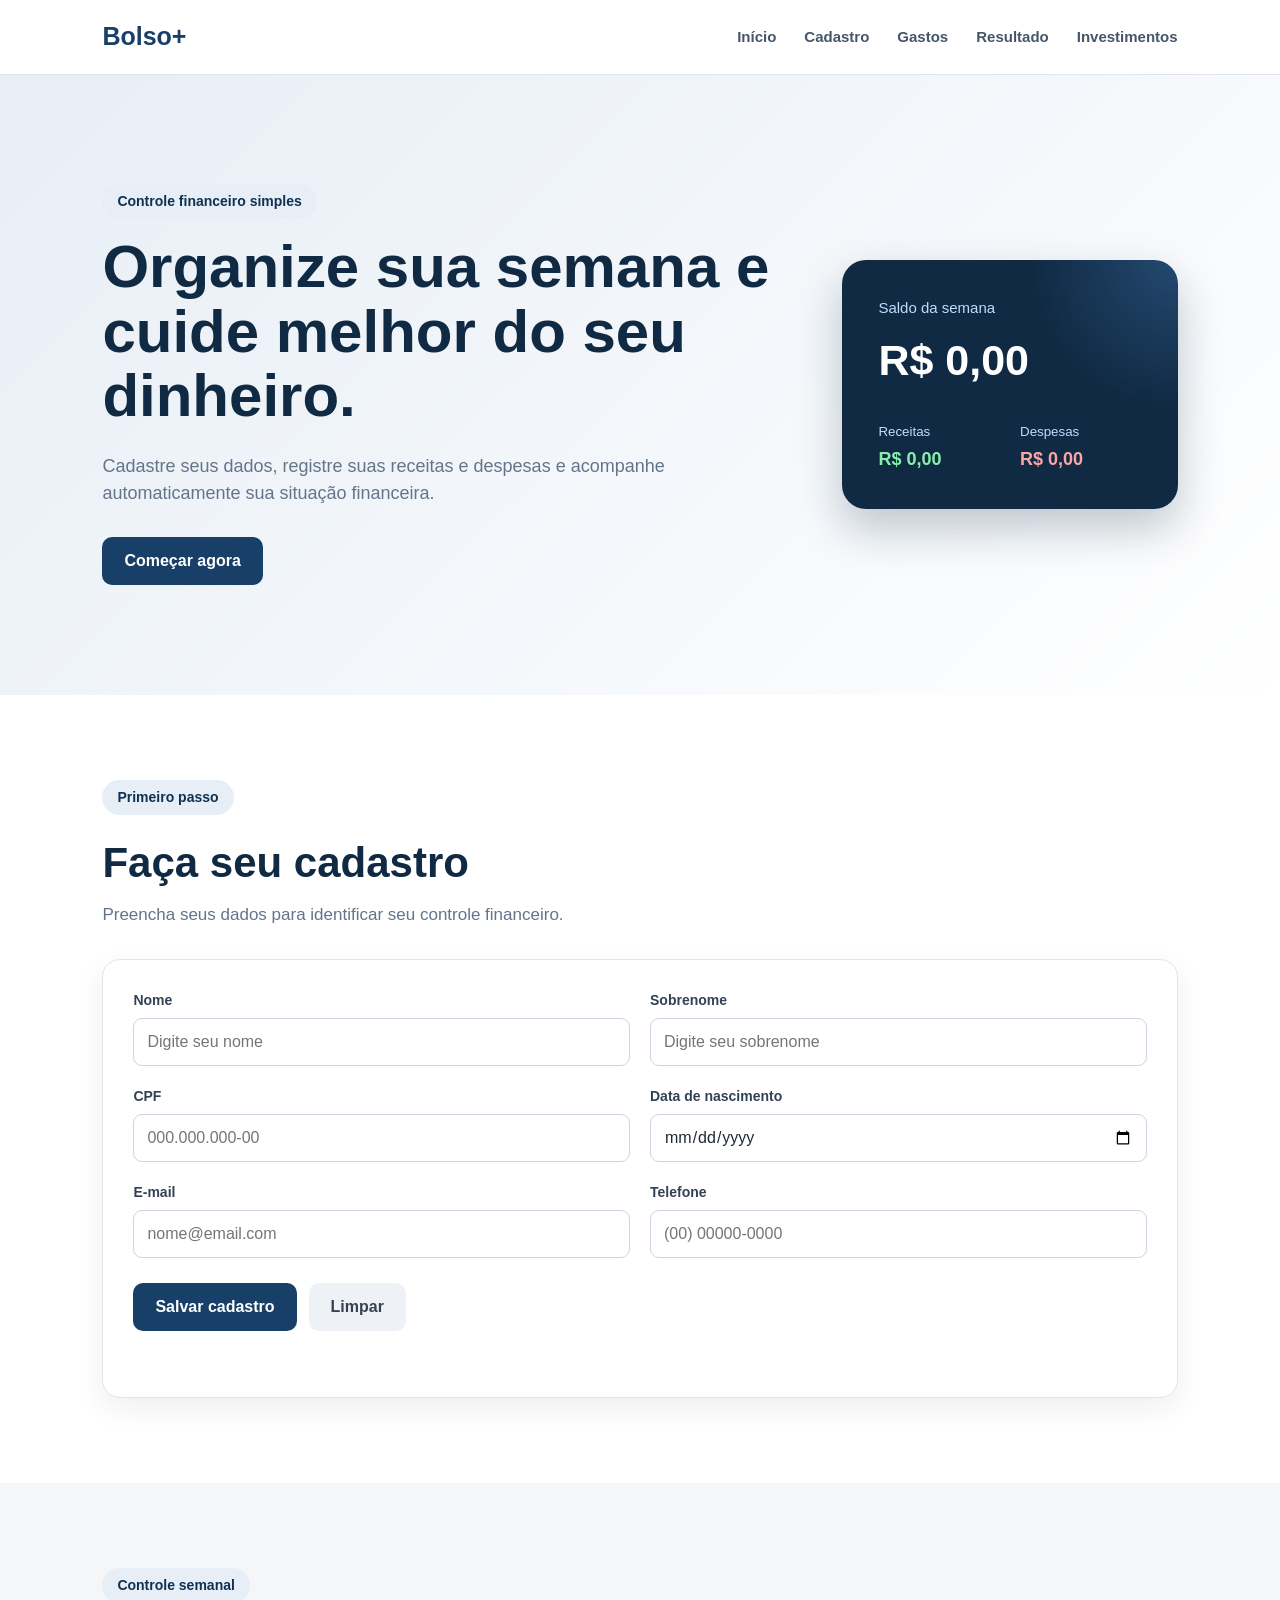
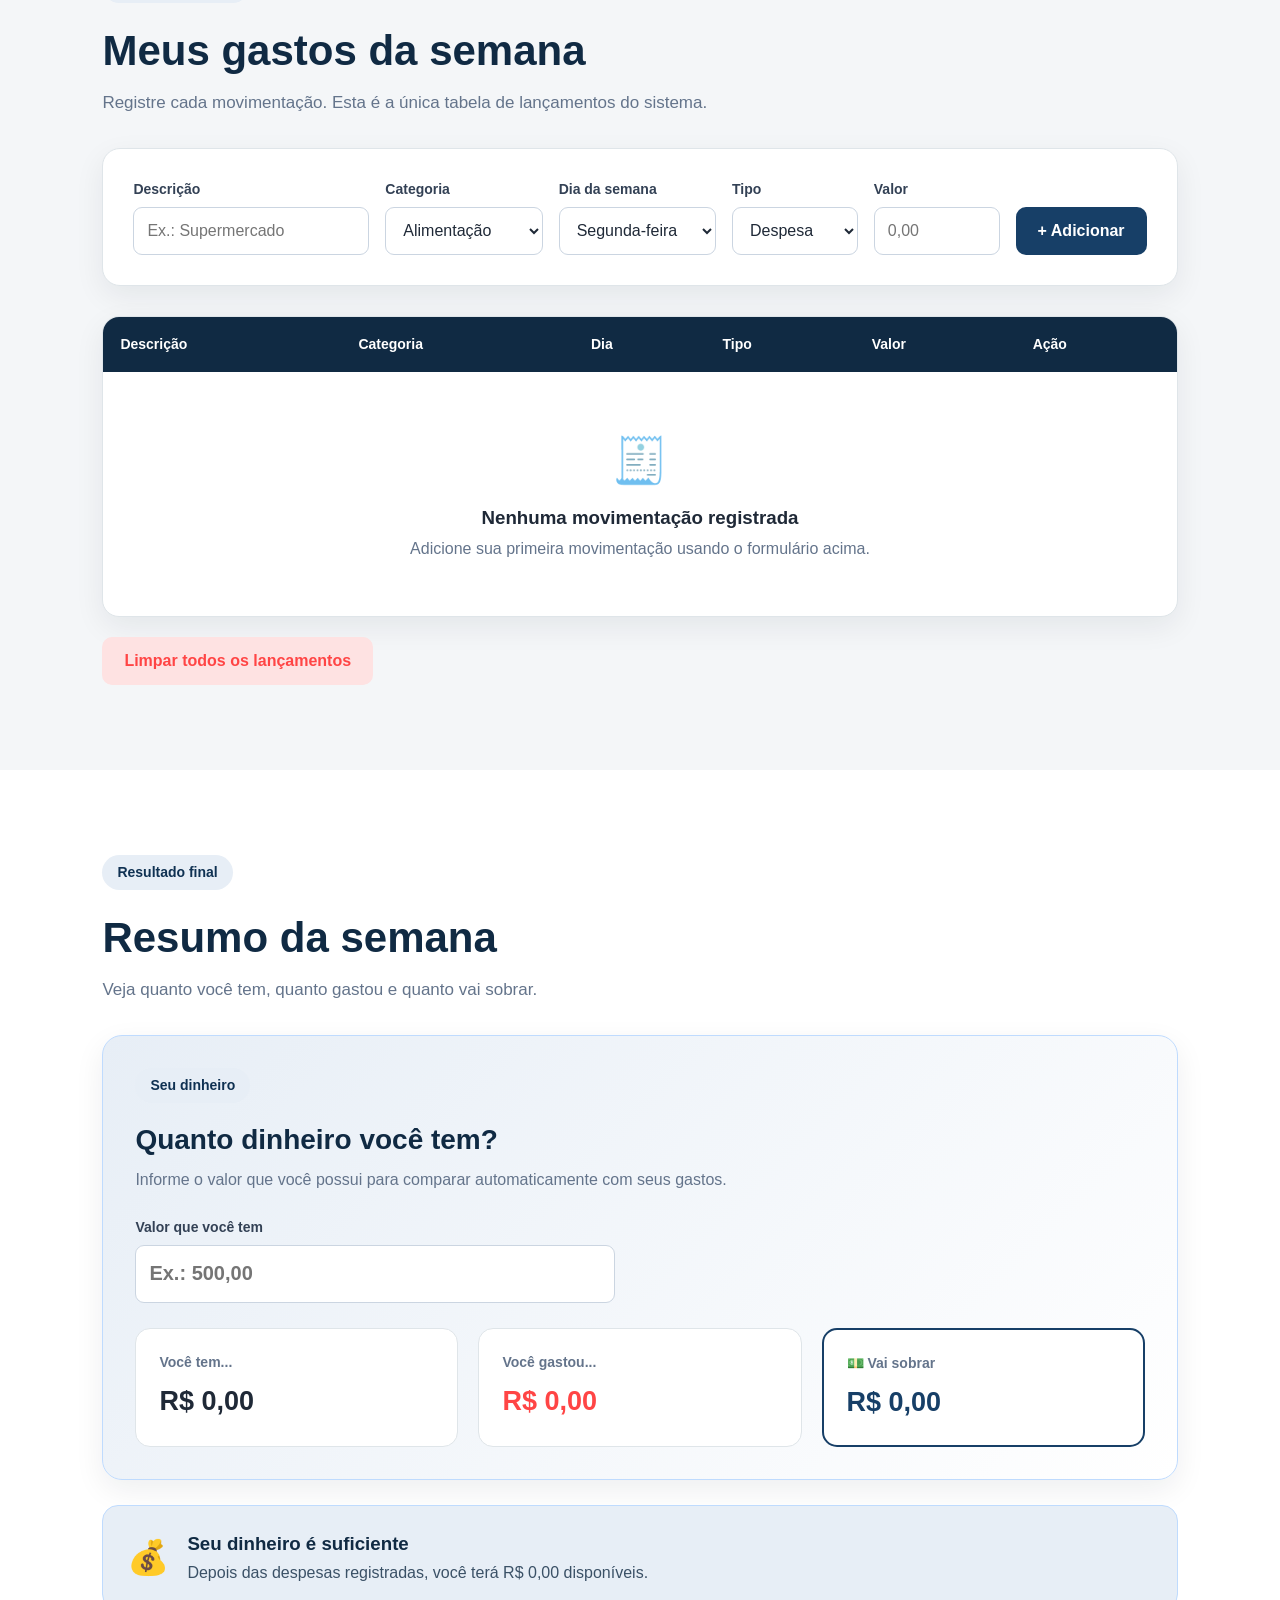
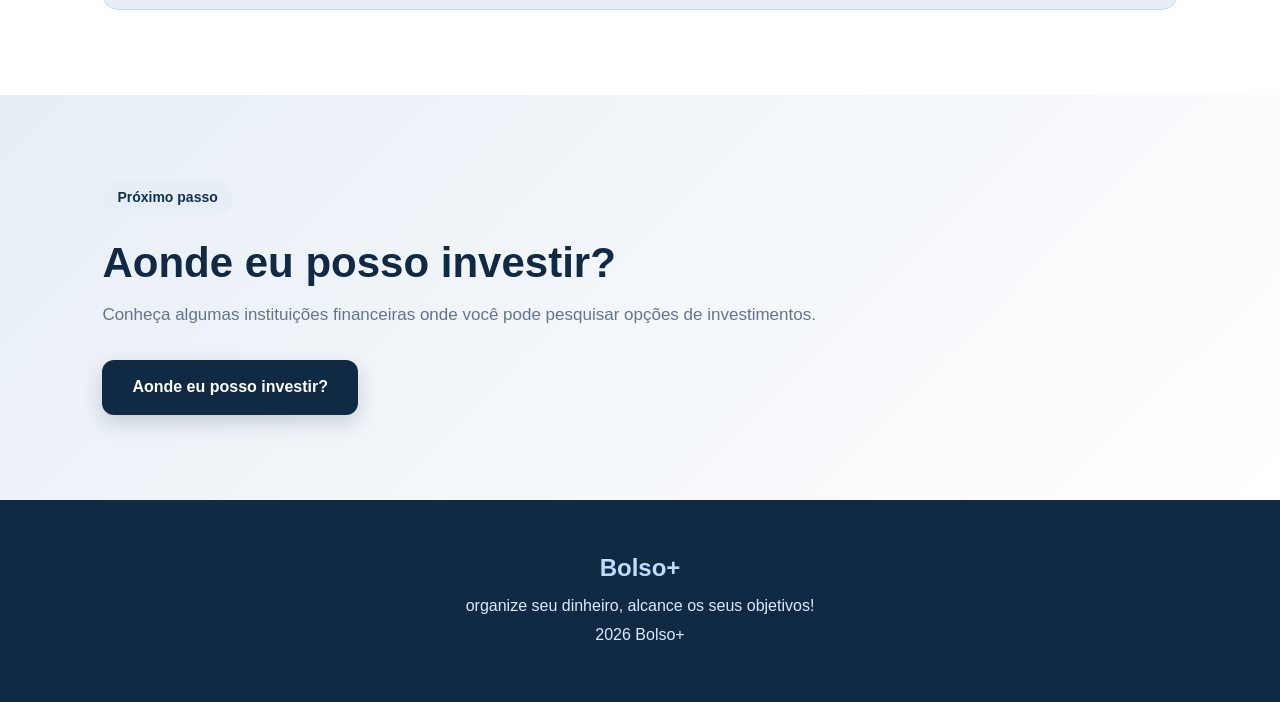
<file: index.html>
<!DOCTYPE html>
<html lang="pt-BR">

<head>

    <meta charset="UTF-8">

    <meta
        name="viewport"
        content="width=device-width, initial-scale=1.0"
    >

    <meta
        name="description"
        content="Bolso+  Controle financeiro semanal"
    >

    <title>Bolso+  Controle Financeiro</title>

    <link
        rel="stylesheet"
        href="style.css"
    >

</head>


<body>


    <!-- =====================================================
         HEADER
    ====================================================== -->

    <header class="header">

        <a
            href="#inicio"
            class="logo"
        >
             Bolso+
        </a>


        <nav>

            <a href="#inicio">
                Início
            </a>

            <a href="#cadastro">
                Cadastro
            </a>

            <a href="#gastos">
                Gastos
            </a>

            <a href="#resultado">
                Resultado
            </a>

            <a href="#investimentos">
                Investimentos
            </a>

        </nav>

    </header>



    <main>


        <!-- =====================================================
             INÍCIO
        ====================================================== -->

        <section
            id="inicio"
            class="inicio"
        >

            <div class="inicio-conteudo">

                <span class="tag">
                    Controle financeiro simples
                </span>


                <h1>
                    Organize sua semana e cuide melhor do seu dinheiro.
                </h1>


                <p>
                    Cadastre seus dados, registre suas receitas e despesas
                    e acompanhe automaticamente sua situação financeira.
                </p>


                <a
                    href="#cadastro"
                    class="botao-principal"
                >
                    Começar agora
                </a>

            </div>



            <div class="cartao-saldo">

                <span>
                    Saldo da semana
                </span>


                <strong id="saldo-destaque">
                    R$ 0,00
                </strong>


                <div class="mini-resumo">

                    <div>

                        <small>
                            Receitas
                        </small>

                        <strong
                            id="receitas-destaque"
                            class="valor-positivo"
                        >
                            R$ 0,00
                        </strong>

                    </div>


                    <div>

                        <small>
                            Despesas
                        </small>

                        <strong
                            id="despesas-destaque"
                            class="valor-negativo"
                        >
                            R$ 0,00
                        </strong>

                    </div>

                </div>

            </div>

        </section>



        <!-- =====================================================
             CADASTRO
        ====================================================== -->

        <section
            id="cadastro"
            class="secao secao-branca"
        >

            <div class="cabecalho-secao">

                <span class="tag">
                    Primeiro passo
                </span>


                <h2>
                    Faça seu cadastro
                </h2>


                <p>
                    Preencha seus dados para identificar seu controle financeiro.
                </p>

            </div>



            <form
                id="form-cadastro"
                class="card-formulario"
            >

                <div class="grid-cadastro">


                    <!-- NOME -->

                    <div class="campo">

                        <label for="nome">
                            Nome
                        </label>

                        <input
                            type="text"
                            id="nome"
                            placeholder="Digite seu nome"
                            required
                        >

                    </div>



                    <!-- SOBRENOME -->

                    <div class="campo">

                        <label for="sobrenome">
                            Sobrenome
                        </label>

                        <input
                            type="text"
                            id="sobrenome"
                            placeholder="Digite seu sobrenome"
                            required
                        >

                    </div>



                    <!-- CPF -->

                    <div class="campo">

                        <label for="cpf">
                            CPF
                        </label>

                        <input
                            type="text"
                            id="cpf"
                            maxlength="14"
                            inputmode="numeric"
                            placeholder="000.000.000-00"
                            required
                        >

                    </div>



                    <!-- DATA -->

                    <div class="campo">

                        <label for="data-nascimento">
                            Data de nascimento
                        </label>

                        <input
                            type="date"
                            id="data-nascimento"
                            required
                        >

                    </div>



                    <!-- EMAIL -->

                    <div class="campo">

                        <label for="email">
                            E-mail
                        </label>

                        <input
                            type="email"
                            id="email"
                            placeholder="nome@email.com"
                            required
                        >

                    </div>



                    <!-- TELEFONE -->

                    <div class="campo">

                        <label for="telefone">
                            Telefone
                        </label>

                        <input
                            type="tel"
                            id="telefone"
                            maxlength="15"
                            inputmode="numeric"
                            placeholder="(00) 00000-0000"
                            required
                        >

                    </div>

                </div>



                <!-- BOTÕES -->

                <div class="acoes">

                    <button
                        type="submit"
                        class="botao-principal"
                    >
                        Salvar cadastro
                    </button>


                    <button
                        type="button"
                        id="limpar-cadastro"
                        class="botao-secundario"
                    >
                        Limpar
                    </button>

                </div>



                <!-- MENSAGEM DO CADASTRO -->

                <p
                    id="mensagem-cadastro"
                    class="mensagem"
                ></p>

            </form>



            <!-- CADASTRO SALVO -->

            <div
                id="cadastro-salvo"
                class="cadastro-salvo oculto"
            >

                <div class="avatar">
                    👤
                </div>


                <div>

                    <span>
                        Cadastro ativo
                    </span>


                    <h3 id="nome-cadastrado">
                        Usuário
                    </h3>


                    <p id="email-cadastrado"></p>

                </div>

            </div>

        </section>



        <!-- =====================================================
             GASTOS
        ====================================================== -->

        <section
            id="gastos"
            class="secao secao-cinza"
        >

            <div class="cabecalho-secao">

                <span class="tag">
                    Controle semanal
                </span>


                <h2>
                    Meus gastos da semana
                </h2>


                <p>
                    Registre cada movimentação. Esta é a única tabela
                    de lançamentos do sistema.
                </p>

            </div>



            <form
                id="form-gasto"
                class="card-formulario"
            >

                <div class="grid-gastos">


                    <div class="campo">

                        <label for="descricao">
                            Descrição
                        </label>

                        <input
                            type="text"
                            id="descricao"
                            placeholder="Ex.: Supermercado"
                            required
                        >

                    </div>



                    <div class="campo">

                        <label for="categoria">
                            Categoria
                        </label>

                        <select id="categoria">

                            <option value="Alimentação">
                                 Alimentação
                            </option>

                            <option value="Transporte">
                                 Transporte
                            </option>

                            <option value="Casa">
                                 Casa
                            </option>

                            <option value="Saúde">
                                 Saúde
                            </option>

                            <option value="Educação">
                                 Educação
                            </option>

                            <option value="Lazer">
                                 Lazer
                            </option>

                            <option value="Salário">
                                 Salário
                            </option>

                            <option value="Outros">
                                 Outros
                            </option>

                        </select>

                    </div>



                    <div class="campo">

                        <label for="dia">
                            Dia da semana
                        </label>

                        <select id="dia">

                            <option value="Segunda-feira">
                                Segunda-feira
                            </option>

                            <option value="Terça-feira">
                                Terça-feira
                            </option>

                            <option value="Quarta-feira">
                                Quarta-feira
                            </option>

                            <option value="Quinta-feira">
                                Quinta-feira
                            </option>

                            <option value="Sexta-feira">
                                Sexta-feira
                            </option>

                            <option value="Sábado">
                                Sábado
                            </option>

                            <option value="Domingo">
                                Domingo
                            </option>

                        </select>

                    </div>



                    <div class="campo">

                        <label for="tipo">
                            Tipo
                        </label>

                        <select id="tipo">

                            <option value="despesa">
                                Despesa
                            </option>

                            <option value="receita">
                                Receita
                            </option>

                        </select>

                    </div>



                    <div class="campo">

                        <label for="valor">
                            Valor
                        </label>

                        <input
                            type="number"
                            id="valor"
                            min="0.01"
                            step="0.01"
                            placeholder="0,00"
                            required
                        >

                    </div>



                    <button
                        type="submit"
                        class="botao-principal botao-adicionar"
                    >
                        + Adicionar
                    </button>

                </div>

            </form>



            <!-- TABELA -->

            <div class="tabela-container">

                <table>

                    <thead>

                        <tr>

                            <th>
                                Descrição
                            </th>

                            <th>
                                Categoria
                            </th>

                            <th>
                                Dia
                            </th>

                            <th>
                                Tipo
                            </th>

                            <th>
                                Valor
                            </th>

                            <th>
                                Ação
                            </th>

                        </tr>

                    </thead>


                    <tbody id="tabela-gastos"></tbody>

                </table>



                <div
                    id="tabela-vazia"
                    class="tabela-vazia"
                >

                    <span>
                        🧾
                    </span>


                    <h3>
                        Nenhuma movimentação registrada
                    </h3>


                    <p>
                        Adicione sua primeira movimentação usando o formulário acima.
                    </p>

                </div>

            </div>



            <button
                type="button"
                id="limpar-gastos"
                class="botao-perigo"
            >
                Limpar todos os lançamentos
            </button>

        </section>



        <!-- =====================================================
             RESULTADO
        ====================================================== -->

        <section
            id="resultado"
            class="secao secao-branca"
        >

            <div class="cabecalho-secao">

                <span class="tag">
                    Resultado final
                </span>


                <h2>
                    Resumo da semana
                </h2>


                <p>
                    Veja quanto você tem, quanto gastou e quanto vai sobrar.
                </p>

            </div>



            <div class="dinheiro-card">

                <div class="dinheiro-topo">

                    <span class="tag">
                        Seu dinheiro
                    </span>


                    <h2>
                        Quanto dinheiro você tem?
                    </h2>


                    <p>
                        Informe o valor que você possui para comparar
                        automaticamente com seus gastos.
                    </p>

                </div>



                <div class="campo dinheiro-input">

                    <label for="dinheiro-disponivel">
                        Valor que você tem
                    </label>


                    <input
                        type="number"
                        id="dinheiro-disponivel"
                        min="0"
                        step="0.01"
                        placeholder="Ex.: 500,00"
                    >

                </div>



                <div class="resultado-grid">


                    <div class="resultado-item">

                        <span>
                             Você tem...
                        </span>


                        <strong id="valor-tenho">
                            R$ 0,00
                        </strong>

                    </div>



                    <div class="resultado-item">

                        <span>
                             Você gastou...
                        </span>


                        <strong
                            id="valor-gasto"
                            class="valor-negativo"
                        >
                            R$ 0,00
                        </strong>

                    </div>



                    <div
                        id="resultado-restante-card"
                        class="resultado-item destaque"
                    >

                        <span id="label-restante">
                             Vai sobrar...
                        </span>


                        <strong id="valor-restante">
                            R$ 0,00
                        </strong>

                    </div>

                </div>

            </div>



            <div
                id="mensagem-resultado"
                class="mensagem-resultado neutro"
            >

                <span id="icone-resultado">
                    📊
                </span>


                <div>

                    <h3 id="titulo-resultado">
                        Comece a registrar seus gastos
                    </h3>


                    <p id="texto-resultado">
                        Seu resultado financeiro aparecerá aqui.
                    </p>

                </div>

            </div>

        </section>



        <!-- =====================================================
             INVESTIMENTOS
        ====================================================== -->

        <section
            id="investimentos"
            class="secao secao-investimentos"
        >

            <div class="cabecalho-secao">

                <span class="tag">
                    Próximo passo
                </span>


                <h2>
                    Aonde eu posso investir?
                </h2>


                <p>
                    Conheça algumas instituições financeiras onde você
                    pode pesquisar opções de investimentos.
                </p>

            </div>



            <div class="investimentos-acao">

                <button
                    type="button"
                    id="botao-investimentos"
                    class="botao-investimentos"
                >
                     Aonde eu posso investir?
                </button>

            </div>

        </section>

    </main>



    <!-- =====================================================
         FOOTER
    ====================================================== -->

    <footer>

        <h2>
             Bolso+
        </h2>


        <p>
            organize seu dinheiro, alcance os seus objetivos!
        </p>


        <p>
             2026 Bolso+
        </p>

    </footer>



    <!-- JAVASCRIPT -->

    <script src="script.js"></script>

</body>

</html>
</file>
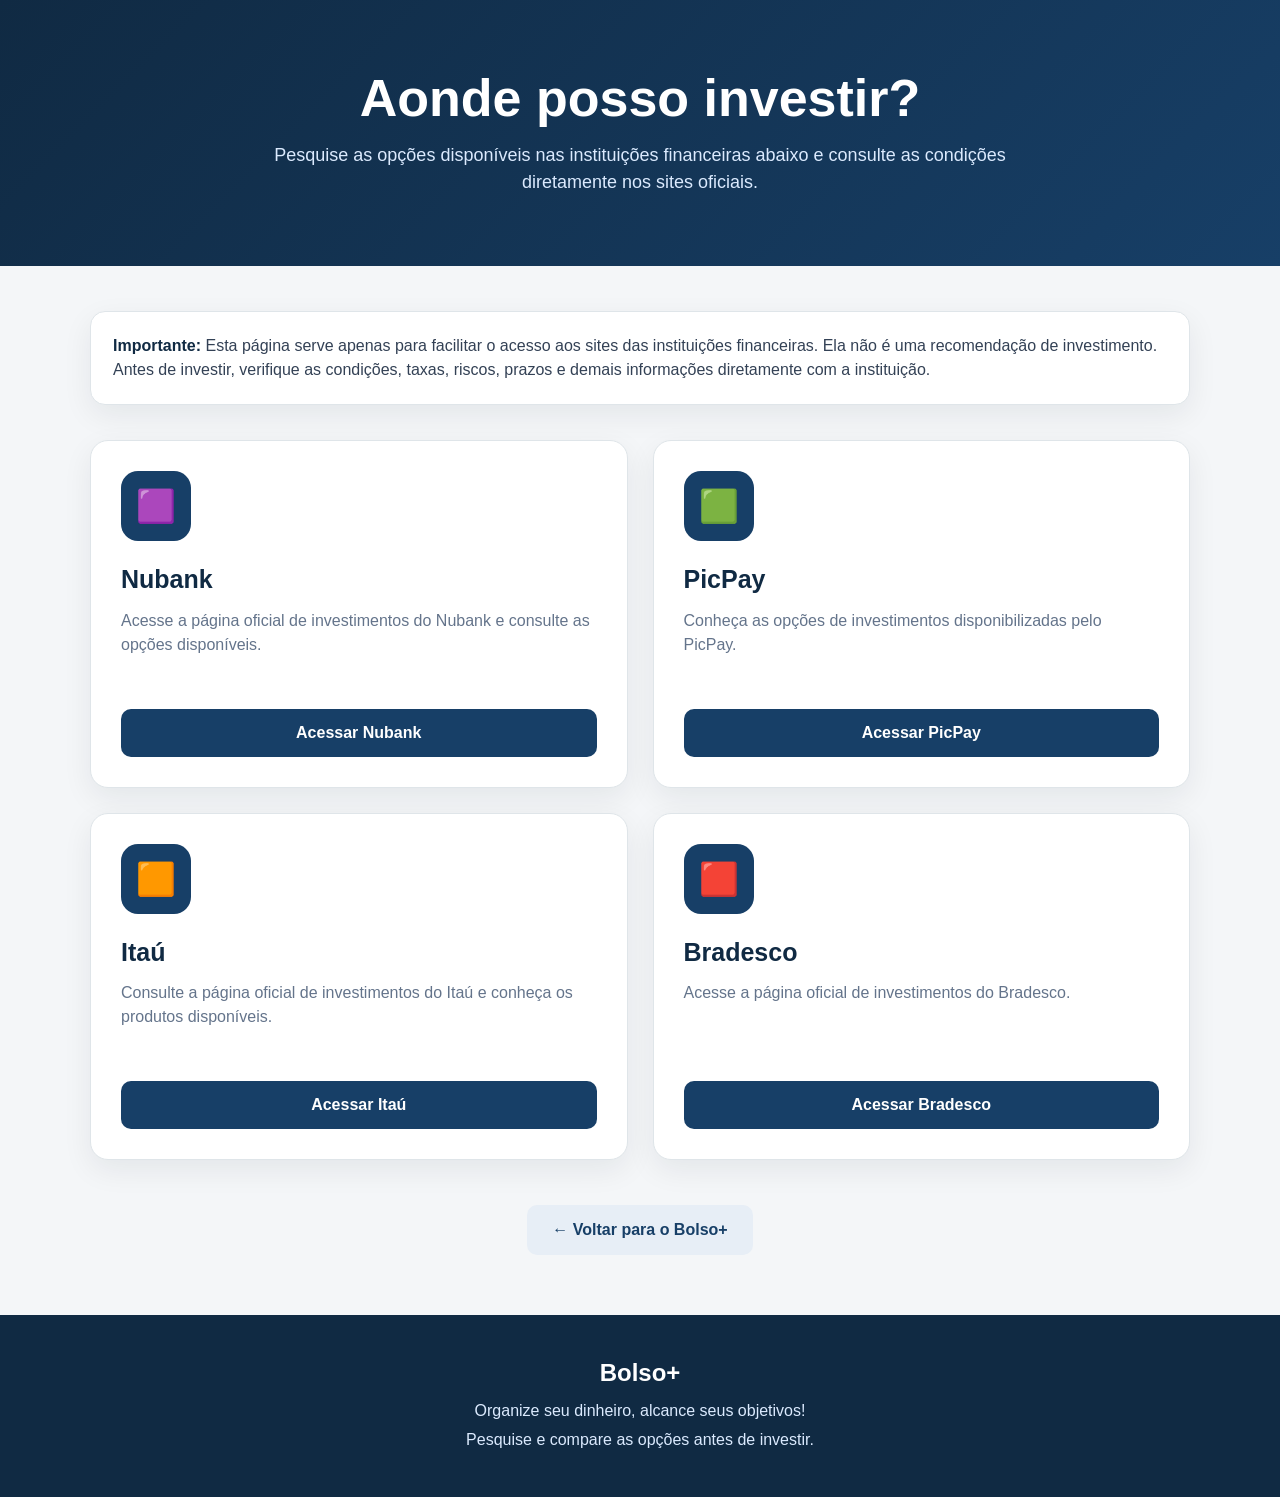
<file: investimentos.html>
<!DOCTYPE html>
<html lang="pt-BR">

<head>

    <meta charset="UTF-8">

    <meta
        name="viewport"
        content="width=device-width, initial-scale=1.0"
    >

    <meta
        name="description"
        content="Bolso+ - Instituições financeiras"
    >

    <title>
        Bolso+ | Onde posso investir?
    </title>


    <style>

        * {
            margin: 0;
            padding: 0;
            box-sizing: border-box;
        }


        body {

            min-width: 320px;

            font-family:
                Arial,
                Helvetica,
                sans-serif;

            color: #1f2937;

            background: #f4f6f8;

            line-height: 1.5;
        }


        /* =========================================
           CABEÇALHO
        ========================================= */

        .topo {

            padding: 70px 20px;

            text-align: center;

            color: white;

            background:
                linear-gradient(
                    135deg,
                    #102a43,
                    #173f67
                );
        }


        .topo h1 {

            margin-bottom: 15px;

            font-size:
                clamp(32px, 5vw, 52px);

            line-height: 1.1;
        }


        .topo p {

            max-width: 750px;

            margin: 0 auto;

            color: #dbeafe;

            font-size: 18px;
        }


        /* =========================================
           CONTAINER
        ========================================= */

        .container {

            width: min(
                1100px,
                92%
            );

            margin: 45px auto;
        }


        /* =========================================
           AVISO
        ========================================= */

        .aviso {

            margin-bottom: 35px;

            padding: 22px;

            color: #334155;

            background: white;

            border:
                1px solid #dfe5e9;

            border-radius: 15px;

            box-shadow:
                0 10px 30px
                rgba(
                    15,
                    23,
                    42,
                    0.07
                );
        }


        .aviso strong {

            color: #102a43;
        }


        /* =========================================
           GRID
        ========================================= */

        .grid {

            display: grid;

            grid-template-columns:
                repeat(
                    2,
                    minmax(
                        0,
                        1fr
                    )
                );

            gap: 25px;
        }


        /* =========================================
           CARTÕES
        ========================================= */

        .card {

            padding: 30px;

            background: white;

            border:
                1px solid #dfe5e9;

            border-radius: 18px;

            box-shadow:
                0 10px 30px
                rgba(
                    15,
                    23,
                    42,
                    0.07
                );

            transition:
                transform 0.2s,
                box-shadow 0.2s;
        }


        .card:hover {

            transform:
                translateY(-5px);

            box-shadow:
                0 18px 35px
                rgba(
                    15,
                    23,
                    42,
                    0.13
                );
        }


        /* =========================================
           ÍCONE
        ========================================= */

        .icone {

            display: flex;

            align-items: center;

            justify-content: center;

            width: 70px;

            height: 70px;

            margin-bottom: 20px;

            color: white;

            background:
                #173f67;

            border-radius: 17px;

            font-size: 32px;
        }


        /* =========================================
           TÍTULO DO BANCO
        ========================================= */

        .card h2 {

            margin-bottom: 10px;

            color:
                #102a43;

            font-size: 25px;
        }


        .card p {

            min-height: 75px;

            margin-bottom: 25px;

            color:
                #64748b;

            font-size: 16px;
        }


        /* =========================================
           BOTÃO
        ========================================= */

        .botao {

            display: flex;

            align-items: center;

            justify-content: center;

            width: 100%;

            min-height: 48px;

            padding: 12px 18px;

            color: white;

            background:
                #173f67;

            border-radius: 10px;

            font-weight: 800;

            text-decoration: none;

            transition:
                background 0.2s,
                transform 0.2s;
        }


        .botao:hover {

            background:
                #0f3152;

            transform:
                translateY(-2px);
        }


        /* =========================================
           BOTÃO VOLTAR
        ========================================= */

        .voltar {

            display: block;

            width: fit-content;

            margin: 45px auto 0;

            padding: 13px 25px;

            color:
                #173f67;

            background:
                #e7eef6;

            border-radius: 10px;

            font-weight: 800;

            text-decoration: none;

            transition:
                background 0.2s;
        }


        .voltar:hover {

            background:
                #dbeafe;
        }


        /* =========================================
           FOOTER
        ========================================= */

        .rodape {

            margin-top: 60px;

            padding: 40px 20px;

            text-align: center;

            color: #dbeafe;

            background:
                #102a43;
        }


        .rodape h2 {

            margin-bottom: 8px;

            color: white;
        }


        .rodape p {

            margin-bottom: 5px;
        }


        /* =========================================
           RESPONSIVO
        ========================================= */

        @media (max-width: 700px) {

            .grid {

                grid-template-columns:
                    1fr;
            }


            .topo {

                padding:
                    50px 20px;
            }


            .container {

                width: 94%;
            }


            .card {

                padding: 25px;
            }

        }

    </style>

</head>


<body>


    <!-- =========================================
         CABEÇALHO
    ========================================== -->

    <header class="topo">

        <h1>
             Aonde posso investir?
        </h1>


        <p>
            Pesquise as opções disponíveis nas instituições
            financeiras abaixo e consulte as condições
            diretamente nos sites oficiais.
        </p>

    </header>



    <!-- =========================================
         CONTEÚDO
    ========================================== -->

    <main class="container">


        <!-- AVISO -->

        <div class="aviso">

            <strong>
                 Importante:
            </strong>

            Esta página serve apenas para facilitar o acesso
            aos sites das instituições financeiras.
            Ela não é uma recomendação de investimento.
            Antes de investir, verifique as condições,
            taxas, riscos, prazos e demais informações
            diretamente com a instituição.

        </div>



        <!-- =========================================
             BANCOS
        ========================================== -->

        <div class="grid">


            <!-- NUBANK -->

            <article class="card">

                <div class="icone">
                    🟪
                </div>


                <h2>
                    Nubank
                </h2>


                <p>
                    Acesse a página oficial de investimentos
                    do Nubank e consulte as opções disponíveis.
                </p>


                <a
                    href="https://nubank.com.br/nu/investimentos"
                    target="_blank"
                    rel="noopener noreferrer"
                    class="botao"
                >
                    Acessar Nubank
                </a>

            </article>



            <!-- PICPAY -->

            <article class="card">

                <div class="icone">
                    🟩
                </div>


                <h2>
                    PicPay
                </h2>


                <p>
                    Conheça as opções de investimentos
                    disponibilizadas pelo PicPay.
                </p>


                <a
                    href="https://picpay.com/pt-br/pf/investimentos"
                    target="_blank"
                    rel="noopener noreferrer"
                    class="botao"
                >
                    Acessar PicPay
                </a>

            </article>



            <!-- ITAÚ -->

            <article class="card">

                <div class="icone">
                    🟧
                </div>


                <h2>
                    Itaú
                </h2>


                <p>
                    Consulte a página oficial de investimentos
                    do Itaú e conheça os produtos disponíveis.
                </p>


                <a
                    href="https://www.itau.com.br/investimentos/"
                    target="_blank"
                    rel="noopener noreferrer"
                    class="botao"
                >
                    Acessar Itaú
                </a>

            </article>



            <!-- BRADESCO -->

            <article class="card">

                <div class="icone">
                    🟥
                </div>


                <h2>
                    Bradesco
                </h2>


                <p>
                    Acesse a página oficial de investimentos
                    do Bradesco.
                </p>


                <a
                    href="https://banco.bradesco/html/classic/portal-investimentos/"
                    target="_blank"
                    rel="noopener noreferrer"
                    class="botao"
                >
                    Acessar Bradesco
                </a>

            </article>


        </div>



        <!-- =========================================
             VOLTAR
        ========================================== -->

        <a
            href="index.html"
            class="voltar"
        >
            ← Voltar para o Bolso+
        </a>


    </main>



    <!-- =========================================
         FOOTER
    ========================================== -->

    <footer class="rodape">

        <h2>
             Bolso+
        </h2>


        <p>
            Organize seu dinheiro, alcance seus objetivos!
        </p>


        <p>
            Pesquise e compare as opções antes de investir.
        </p>

    </footer>


</body>

</html>
</file>
<file: style.css>
:root {

    --azul-marinho: #102a43;
    --azul: #173f67;
    --azul-hover: #0f3152;
    --azul-claro: #e7eef6;

    --vermelho: #ff4545;
    --vermelho-claro: #fee2e2;

    --verde: #15803d;
    --verde-claro: #dcfce7;

    --texto: #1f2937;
    --texto-secundario: #64748b;

    --fundo: #f4f6f8;
    --branco: #ffffff;

    --borda: #dfe5e9;

    --sombra:
        0 10px 30px rgba(15, 23, 42, 0.07);
}


/* =========================================================
   RESET
========================================================= */

* {
    margin: 0;
    padding: 0;
    box-sizing: border-box;
}


html {
    scroll-behavior: smooth;
    scroll-padding-top: 90px;
}


body {

    min-width: 320px;

    font-family:
        Arial,
        Helvetica,
        sans-serif;

    color: var(--texto);

    background: var(--fundo);

    line-height: 1.5;
}


button,
input,
select {
    font: inherit;
}


/* =========================================================
   HEADER
========================================================= */

.header {

    position: sticky;

    top: 0;

    z-index: 1000;

    display: flex;

    align-items: center;

    justify-content: space-between;

    gap: 30px;

    padding: 18px 8%;

    background:
        rgba(255, 255, 255, 0.97);

    border-bottom:
        1px solid var(--borda);

    backdrop-filter:
        blur(10px);
}


.logo {

    color: var(--azul);

    font-size: 25px;

    font-weight: 800;

    text-decoration: none;

    white-space: nowrap;
}


nav {

    display: flex;

    gap: 28px;

    align-items: center;
}


nav a {

    color: #475569;

    font-size: 15px;

    font-weight: 700;

    text-decoration: none;

    transition: 0.2s;
}


nav a:hover {

    color: var(--azul);

    transform: translateY(-1px);
}


/* =========================================================
   INÍCIO
========================================================= */

.inicio {

    min-height: 620px;

    display: flex;

    align-items: center;

    justify-content: space-between;

    gap: 60px;

    padding: 90px 8%;

    background:
        linear-gradient(
            135deg,
            #e7eef6,
            #ffffff
        );
}


.inicio-conteudo {

    max-width: 680px;
}


.tag {

    display: inline-block;

    margin-bottom: 16px;

    padding: 7px 15px;

    color: var(--azul-hover);

    background: var(--azul-claro);

    border-radius: 30px;

    font-size: 14px;

    font-weight: 800;
}


.inicio h1 {

    margin-bottom: 24px;

    color: var(--azul-marinho);

    font-size:
        clamp(38px, 5vw, 60px);

    line-height: 1.08;
}


.inicio p {

    max-width: 600px;

    margin-bottom: 30px;

    color: var(--texto-secundario);

    font-size: 18px;
}


/* =========================================================
   BOTÕES
========================================================= */

.botao-principal,
.botao-secundario,
.botao-perigo {

    min-height: 48px;

    padding: 12px 22px;

    border: none;

    border-radius: 10px;

    font-weight: 800;

    cursor: pointer;

    transition:
        background 0.2s,
        transform 0.2s,
        box-shadow 0.2s;
}


.botao-principal {

    display: inline-flex;

    align-items: center;

    justify-content: center;

    color: white;

    background:
        var(--azul);

    text-decoration: none;
}


.botao-principal:hover {

    color: white;

    background:
        var(--azul-hover);

    transform:
        translateY(-2px);

    box-shadow:
        0 8px 20px
        rgba(16, 42, 67, 0.22);
}


.botao-secundario {

    color: #374151;

    background: #eef2f7;
}


.botao-secundario:hover {

    background: #e2e8f0;

    transform: translateY(-1px);
}


.botao-perigo {

    margin-top: 20px;

    color: var(--vermelho);

    background:
        var(--vermelho-claro);
}


.botao-perigo:hover {

    background: #fecaca;

    transform: translateY(-1px);
}


/* =========================================================
   CARTÃO DO INÍCIO
========================================================= */

.cartao-saldo {

    width: 390px;

    padding: 36px;

    color: white;

    background:
        radial-gradient(
            circle at top right,
            rgba(96, 165, 250, 0.25),
            transparent 35%
        ),
        var(--azul-marinho);

    border-radius: 24px;

    box-shadow:
        0 20px 45px
        rgba(16, 42, 67, 0.25);
}


.cartao-saldo > span {

    color: #bfdbfe;

    font-size: 15px;
}


.cartao-saldo > strong {

    display: block;

    margin: 8px 0 30px;

    font-size: 43px;

    overflow-wrap: anywhere;
}


.mini-resumo {

    display: grid;

    grid-template-columns:
        1fr 1fr;

    gap: 20px;
}


.mini-resumo small {

    display: block;

    margin-bottom: 4px;

    color: #bfdbfe;
}


.mini-resumo strong {

    font-size: 18px;
}


.cartao-saldo .valor-positivo {

    color: #86efac;
}


.cartao-saldo .valor-negativo {

    color: #fca5a5;
}


/* =========================================================
   SEÇÕES
========================================================= */

.secao {

    padding: 85px 8%;
}


.secao-branca {

    background:
        var(--branco);
}


.secao-cinza {

    background:
        var(--fundo);
}


.cabecalho-secao {

    max-width: 750px;

    margin-bottom: 32px;
}


.cabecalho-secao h2 {

    margin-bottom: 8px;

    color:
        var(--azul-marinho);

    font-size:
        clamp(30px, 4vw, 42px);
}


.cabecalho-secao p {

    color:
        var(--texto-secundario);

    font-size: 17px;
}


/* =========================================================
   FORMULÁRIOS
========================================================= */

.card-formulario {

    padding: 30px;

    background:
        var(--branco);

    border:
        1px solid var(--borda);

    border-radius: 18px;

    box-shadow:
        var(--sombra);
}


.grid-cadastro {

    display: grid;

    grid-template-columns:
        repeat(2, minmax(0, 1fr));

    gap: 20px;
}


.grid-gastos {

    display: grid;

    grid-template-columns:
        1.5fr
        1fr
        1fr
        0.8fr
        0.8fr
        auto;

    gap: 16px;

    align-items: end;
}


.campo {

    display: flex;

    flex-direction: column;

    gap: 7px;
}


.campo label {

    color: #334155;

    font-size: 14px;

    font-weight: 800;
}


.campo input,
.campo select {

    width: 100%;

    height: 48px;

    padding: 0 13px;

    color: var(--texto);

    background:
        white;

    border:
        1px solid #cbd5e1;

    border-radius: 9px;

    outline: none;

    transition: 0.2s;
}


.campo input:focus,
.campo select:focus {

    border-color:
        var(--azul);

    box-shadow:
        0 0 0 3px
        rgba(23, 63, 103, 0.12);
}


.acoes {

    display: flex;

    gap: 12px;

    margin-top: 25px;
}


.mensagem {

    min-height: 24px;

    margin-top: 12px;

    font-weight: 700;
}


.mensagem.sucesso {

    color:
        var(--azul-hover);
}


.mensagem.erro {

    color:
        var(--vermelho);
}


/* =========================================================
   CADASTRO SALVO
========================================================= */

.cadastro-salvo {

    display: flex;

    align-items: center;

    gap: 18px;

    margin-top: 24px;

    padding: 20px;

    background:
        #e7eef6;

    border:
        1px solid #bfdbfe;

    border-radius: 15px;
}


.cadastro-salvo .avatar {

    display: grid;

    width: 55px;

    height: 55px;

    place-items: center;

    background:
        var(--azul-claro);

    border-radius: 50%;

    font-size: 24px;
}


.cadastro-salvo span {

    color:
        var(--azul-hover);

    font-size: 13px;

    font-weight: 800;
}


.cadastro-salvo h3 {

    color:
        var(--azul-marinho);
}


.cadastro-salvo p {

    color:
        var(--texto-secundario);
}


.oculto {

    display: none !important;
}


/* =========================================================
   TABELA
========================================================= */

.tabela-container {

    margin-top: 30px;

    overflow-x: auto;

    background:
        white;

    border:
        1px solid var(--borda);

    border-radius: 17px;

    box-shadow:
        var(--sombra);
}


table {

    width: 100%;

    min-width: 850px;

    border-collapse:
        collapse;
}


thead {

    color: white;

    background:
        var(--azul-marinho);
}


th,
td {

    padding: 17px;

    text-align: left;
}


th {

    font-size: 14px;
}


td {

    border-bottom:
        1px solid var(--borda);

    font-size: 14px;
}


tbody tr:hover {

    background:
        #f8fafc;
}


.tipo {

    display: inline-block;

    padding: 5px 10px;

    border-radius: 30px;

    font-size: 12px;

    font-weight: 800;
}


.tipo.receita {

    color:
        var(--azul-hover);

    background:
        var(--azul-claro);
}


.tipo.despesa {

    color:
        var(--vermelho);

    background:
        var(--vermelho-claro);
}


.valor-positivo {

    color:
        #15803d;
}


.valor-negativo {

    color:
        var(--vermelho);
}


.botao-excluir {

    padding: 8px 12px;

    color:
        var(--vermelho);

    background:
        var(--vermelho-claro);

    border: none;

    border-radius: 8px;

    font-weight: 800;

    cursor: pointer;

    transition: 0.2s;
}


.botao-excluir:hover {

    background:
        #fecaca;

    transform: translateY(-1px);
}


.tabela-vazia {

    padding: 55px 20px;

    text-align: center;
}


.tabela-vazia span {

    font-size: 45px;
}


.tabela-vazia h3 {

    margin:
        10px 0 5px;
}


.tabela-vazia p {

    color:
        var(--texto-secundario);
}


/* =========================================================
   RESULTADO
========================================================= */

.dinheiro-card {

    padding: 32px;

    background:
        linear-gradient(
            135deg,
            #e7eef6,
            #ffffff
        );

    border:
        1px solid #bfdbfe;

    border-radius: 20px;

    box-shadow:
        var(--sombra);
}


.dinheiro-topo h2 {

    margin-bottom: 7px;

    color:
        var(--azul-marinho);

    font-size: 28px;
}


.dinheiro-topo p {

    color:
        var(--texto-secundario);
}


.dinheiro-input {

    max-width: 480px;

    margin-top: 25px;
}


.dinheiro-input input {

    height: 58px;

    font-size: 20px;

    font-weight: 700;
}


/* =========================================================
   RESUMO
========================================================= */

.resultado-grid {

    display: grid;

    grid-template-columns:
        repeat(3, minmax(0, 1fr));

    gap: 20px;

    margin-top: 25px;
}


.resultado-item {

    padding: 23px;

    background:
        white;

    border:
        1px solid var(--borda);

    border-radius: 15px;
}


.resultado-item span {

    display: block;

    margin-bottom: 8px;

    color:
        var(--texto-secundario);

    font-size: 14px;

    font-weight: 700;
}


.resultado-item strong {

    display: block;

    font-size: 27px;
}


.resultado-item.destaque {

    border:
        2px solid var(--azul);
}


.resultado-item.destaque strong {

    color:
        var(--azul);
}


/* =========================================================
   MENSAGEM FINAL
========================================================= */

.mensagem-resultado {

    display: flex;

    align-items: center;

    gap: 18px;

    margin-top: 25px;

    padding: 24px;

    border: 1px solid;

    border-radius: 16px;
}


.mensagem-resultado > span {

    font-size: 34px;
}


.mensagem-resultado h3 {

    margin-bottom: 3px;
}


.mensagem-resultado p {

    color:
        inherit;

    opacity: 0.8;
}


.mensagem-resultado.positivo {

    color:
        var(--azul-marinho);

    background:
        #e7eef6;

    border-color:
        #bfdbfe;
}


.mensagem-resultado.negativo {

    color:
        #991b1b;

    background:
        #fef2f2;

    border-color:
        #fecaca;
}


.mensagem-resultado.neutro {

    color:
        #374151;

    background:
        #f8fafc;

    border-color:
        var(--borda);
}


/* =========================================================
   INVESTIMENTOS
========================================================= */

.secao-investimentos {

    background:
        linear-gradient(
            135deg,
            #e7eef6,
            #ffffff
        );
}


.investimentos-acao {

    display: flex;

    align-items: center;

    justify-content: flex-start;

    margin-top: 25px;
}


.botao-investimentos {

    display: inline-flex;

    align-items: center;

    justify-content: center;

    min-height: 55px;

    padding: 14px 30px;

    color: white;

    background:
        var(--azul-marinho);

    border:
        none;

    border-radius: 12px;

    font-size: 16px;

    font-weight: 800;

    cursor: pointer;

    box-shadow:
        0 8px 20px
        rgba(16, 42, 67, 0.18);

    transition:
        background 0.2s,
        transform 0.2s,
        box-shadow 0.2s;
}


.botao-investimentos:hover {

    background:
        var(--azul-hover);

    transform:
        translateY(-3px);

    box-shadow:
        0 12px 25px
        rgba(16, 42, 67, 0.25);
}


.botao-investimentos:active {

    transform:
        translateY(0);
}


/* =========================================================
   PÁGINA DE INVESTIMENTOS
   Estas classes também podem ser usadas pelo JavaScript
   caso ele gere a página de investimentos.
========================================================= */

.pagina-investimentos {

    min-height: 100vh;

    background:
        var(--fundo);
}


.topo-investimentos {

    padding:
        70px 20px;

    text-align:
        center;

    color:
        white;

    background:
        linear-gradient(
            135deg,
            var(--azul-marinho),
            var(--azul)
        );
}


.topo-investimentos h1 {

    margin-bottom: 12px;

    font-size:
        clamp(32px, 5vw, 52px);
}


.topo-investimentos p {

    max-width: 750px;

    margin:
        auto;

    color:
        #dbeafe;

    font-size:
        18px;
}


.container-investimentos {

    width:
        min(1100px, 92%);

    margin:
        45px auto;
}


.aviso-investimentos {

    margin-bottom:
        30px;

    padding:
        20px;

    color:
        #334155;

    background:
        #ffffff;

    border:
        1px solid var(--borda);

    border-radius:
        15px;

    box-shadow:
        var(--sombra);
}


.aviso-investimentos strong {

    color:
        var(--azul-marinho);
}


.grid-bancos {

    display:
        grid;

    grid-template-columns:
        repeat(2, minmax(0, 1fr));

    gap:
        22px;
}


.card-banco {

    display:
        flex;

    flex-direction:
        column;

    padding:
        28px;

    background:
        white;

    border:
        1px solid var(--borda);

    border-radius:
        18px;

    box-shadow:
        var(--sombra);

    transition:
        transform 0.2s,
        box-shadow 0.2s;
}


.card-banco:hover {

    transform:
        translateY(-5px);

    box-shadow:
        0 18px 35px
        rgba(
            15,
            23,
            42,
            0.12
        );
}


.icone-banco {

    display:
        flex;

    align-items:
        center;

    justify-content:
        center;

    width:
        65px;

    height:
        65px;

    margin-bottom:
        18px;

    color:
        white;

    background:
        var(--azul);

    border-radius:
        16px;

    font-size:
        30px;
}


.card-banco h2 {

    margin-bottom:
        8px;

    color:
        var(--azul-marinho);

    font-size:
        23px;
}


.card-banco p {

    flex-grow:
        1;

    margin-bottom:
        20px;

    color:
        var(--texto-secundario);
}


.botao-banco {

    display:
        inline-flex;

    align-items:
        center;

    justify-content:
        center;

    width:
        100%;

    min-height:
        46px;

    padding:
        10px 18px;

    color:
        white;

    background:
        var(--azul);

    border-radius:
        9px;

    font-weight:
        800;

    text-decoration:
        none;

    transition:
        0.2s;
}


.botao-banco:hover {

    color:
        white;

    background:
        var(--azul-hover);

    transform:
        translateY(-1px);
}


.voltar-investimentos {

    display:
        block;

    width:
        fit-content;

    margin:
        45px auto 0;

    padding:
        13px 25px;

    color:
        var(--azul);

    background:
        var(--azul-claro);

    border-radius:
        10px;

    font-weight:
        800;

    text-decoration:
        none;

    transition:
        0.2s;
}


.voltar-investimentos:hover {

    color:
        white;

    background:
        var(--azul);

    transform:
        translateY(-2px);
}


/* =========================================================
   FOOTER
========================================================= */

footer {

    padding:
        50px 8%;

    text-align:
        center;

    color:
        white;

    background:
        var(--azul-marinho);
}


footer h2 {

    margin-bottom:
        8px;

    color:
        #bfdbfe;
}


footer p {

    margin-bottom:
        5px;

    color:
        #dbeafe;
}


/* =========================================================
   RESPONSIVO - 1150px
========================================================= */

@media (max-width: 1150px) {

    .grid-gastos {

        grid-template-columns:
            repeat(3, 1fr);
    }


    .botao-adicionar {

        width:
            100%;
    }


    .inicio {

        gap:
            40px;
    }

}


/* =========================================================
   RESPONSIVO - 900px
========================================================= */

@media (max-width: 900px) {

    .header {

        flex-direction:
            column;

        padding:
            15px 5%;
    }


    nav {

        gap:
            15px 22px;

        flex-wrap:
            wrap;

        justify-content:
            center;
    }


    .inicio {

        flex-direction:
            column;

        padding:
            70px 5%;

        text-align:
            center;
    }


    .inicio p {

        margin-inline:
            auto;
    }


    .cartao-saldo {

        width:
            100%;

        max-width:
            430px;

        text-align:
            left;
    }


    .secao {

        padding:
            70px 5%;
    }


    .resultado-grid {

        grid-template-columns:
            1fr;
    }


    .grid-bancos {

        grid-template-columns:
            1fr 1fr;
    }

}


/* =========================================================
   RESPONSIVO - 700px
========================================================= */

@media (max-width: 700px) {

    .grid-cadastro,
    .grid-gastos {

        grid-template-columns:
            1fr;
    }


    .card-formulario {

        padding:
            22px;
    }


    .acoes {

        flex-direction:
            column;
    }


    .acoes button {

        width:
            100%;
    }


    .dinheiro-card {

        padding:
            22px;
    }


    .investimentos-acao {

        width:
            100%;
    }


    .botao-investimentos {

        width:
            100%;

        text-align:
            center;
    }


    .grid-bancos {

        grid-template-columns:
            1fr;
    }


    .container-investimentos {

        width:
            94%;
    }


    .topo-investimentos {

        padding:
            50px 20px;
    }

}


/* =========================================================
   RESPONSIVO - 450px
========================================================= */

@media (max-width: 450px) {

    .header {

        padding:
            14px 4%;
    }


    .logo {

        font-size:
            22px;
    }


    nav {

        gap:
            10px 15px;
    }


    nav a {

        font-size:
            13px;
    }


    .inicio h1 {

        font-size:
            36px;
    }


    .mini-resumo {

        grid-template-columns:
            1fr;
    }


    .cartao-saldo {

        padding:
            28px;
    }


    .cartao-saldo > strong {

        font-size:
            35px;
    }


    .mensagem-resultado {

        align-items:
            flex-start;

        flex-direction:
            column;
    }


    .botao-investimentos {

        padding:
            14px 18px;
    }


    .card-banco {

        padding:
            22px;
    }

}
</file>
